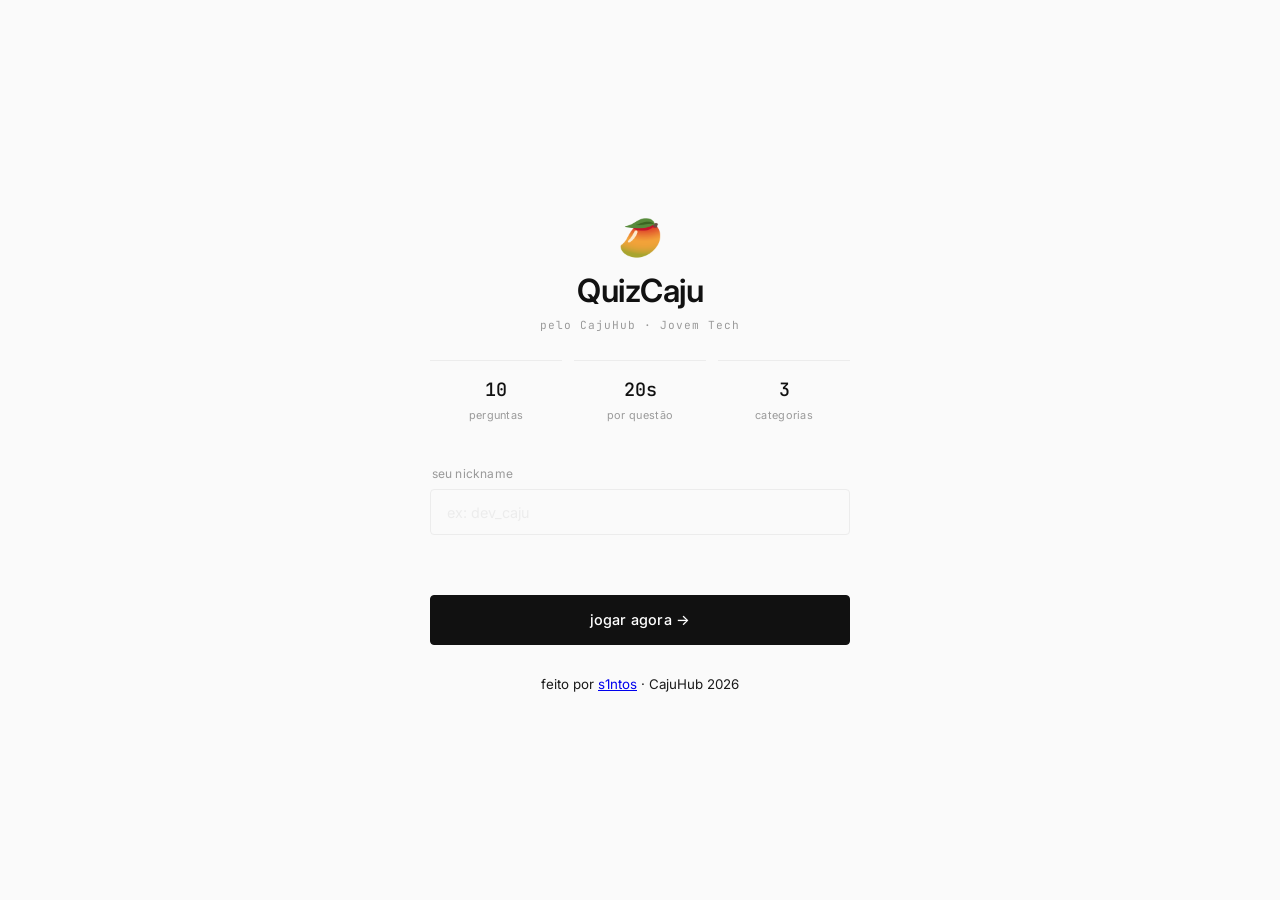
<file: index.html>
<!DOCTYPE html>
<html lang="pt-BR">

<head>
  <meta charset="UTF-8" />
  <meta name="viewport" content="width=device-width, initial-scale=1.0" />
  <meta name="description" content="QuizCaju — um quiz rápido de tecnologia feito pelo CajuHub para jovens devs testarem conhecimentos em HTML, CSS e JavaScript." />
  <meta name="author" content="s1ntos" />
  <meta name="theme-color" content="#fafafa" />
  <title>QuizCaju — quiz de tecnologia pelo CajuHub</title>

  <link rel="icon" type="image/svg+xml" href="data:image/svg+xml,<svg xmlns=%22http://www.w3.org/2000/svg%22 viewBox=%220 0 100 100%22><text y=%22.9em%22 font-size=%2290%22>🥭</text></svg>" />
  <link rel="stylesheet" href="S1_style.css" />
</head>

<body>

  <!-- ================================
       TELA 1: HOME
  ================================= -->
  <section id="tela-home" class="tela ativa">

    <div class="home-logo">
      <span class="logo-icone">🥭</span>
      <h1 class="logo-texto">QuizCaju</h1>
      <p class="logo-sub">pelo CajuHub · Jovem Tech</p>
    </div>

    <div class="home-info">
      <div class="info-card">
        <span class="info-num" id="total-perguntas">--</span>
        <span class="info-label">perguntas</span>
      </div>
      <div class="info-card">
        <span class="info-num">20s</span>
        <span class="info-label">por questão</span>
      </div>
      <div class="info-card">
        <span class="info-num" id="total-categorias">--</span>
        <span class="info-label">categorias</span>
      </div>
    </div>

    <div class="campo-nickname">
      <label for="input-nickname">seu nickname</label>
      <input type="text" id="input-nickname" placeholder="ex: dev_caju" maxlength="20" autocomplete="off" />
      <span class="campo-erro" id="erro-nickname"></span>
      <p id="loading-msg" class="loading-msg"></p>
    </div>

    <button class="btn btn-primario" id="btn-iniciar" aria-label="iniciar o quiz">
      jogar agora →
    </button>

    <footer class="home-footer">
      <small>feito por <a href="https://github.com/s1ntos" target="_blank" rel="noopener">s1ntos</a> · CajuHub 2026</small>
    </footer>

  </section>


  <!-- ================================
       TELA 2: QUESTÃO
  ================================= -->
  <section id="tela-questao" class="tela">

    <header class="questao-header">
      <div class="progresso-info">
        <span id="questao-atual">1</span>
        <span class="progresso-sep">/</span>
        <span id="questao-total">10</span>
      </div>

      <div class="barra-progresso">
        <div class="barra-fill" id="barra-fill"></div>
      </div>

      <div class="timer-wrap" role="timer" aria-label="tempo restante">
        <svg class="timer-svg" viewBox="0 0 40 40">
          <circle class="timer-trilha" cx="20" cy="20" r="17" />
          <circle class="timer-arco" cx="20" cy="20" r="17" id="timer-arco" />
        </svg>
        <span class="timer-num" id="timer-num">20</span>
      </div>
    </header>

    <div class="categoria-tag" id="categoria-tag">HTML</div>

    <div class="questao-card">
      <p class="questao-texto" id="questao-texto">
        Carregando pergunta...
      </p>
    </div>

    <div class="opcoes-grid" id="opcoes-grid">
      <!-- opções injetadas pelo app.js -->
    </div>

  </section>


  <!-- ================================
       TELA 3: FEEDBACK
  ================================= -->
  <section id="tela-feedback" class="tela">

    <div class="feedback-icone" id="feedback-icone">⏳</div>

    <h2 class="feedback-titulo" id="feedback-titulo">Resultado</h2>

    <p class="feedback-explicacao" id="feedback-explicacao">
      A explicação vai aparecer aqui.
    </p>

    <div class="feedback-pontos">
      <span class="pontos-num" id="feedback-pontos">+0</span>
      <span class="pontos-label">pontos</span>
    </div>

    <div class="feedback-placar">
      <span class="placar-label">placar total</span>
      <span class="placar-num" id="placar-parcial">0</span>
    </div>

    <button class="btn btn-primario" id="btn-proxima" aria-label="avançar para a próxima pergunta">
      próxima →
    </button>

  </section>


  <!-- ================================
       TELA 4: RESULTADO FINAL
  ================================= -->
  <section id="tela-resultado" class="tela">

    <div class="resultado-topo">
      <div class="resultado-medalha" id="resultado-medalha">🏅</div>
      
      <h2 class="resultado-nome" id="resultado-nome">jogador</h2>
    </div>

    <div class="resultado-score">
      <span class="score-num" id="score-final">0</span>
      <span class="score-label">pontos</span>
    </div>

    <div class="resultado-stats">
      <div class="stat">
        <span class="stat-val" id="stat-acertos">0</span>
        <span class="stat-label">acertos</span>
      </div>
      <div class="stat">
        <span class="stat-val" id="stat-erros">0</span>
        <span class="stat-label">erros</span>
      </div>
      <div class="stat">
        <span class="stat-val" id="stat-porcento">0%</span>
        <span class="stat-label">aproveitamento</span>
      </div>
    </div>

    <p class="resultado-mensagem" id="resultado-mensagem">
      Você completou o quiz!
    </p>

    <button class="btn btn-primario" id="btn-jogar-novamente" aria-label="reiniciar e jogar novamente">
      jogar novamente
    </button>

  </section>

  <script src="S1_questions.js"></script>
  <script src="S1_app.skeleton.js"></script>

</body>

</html>
</file>
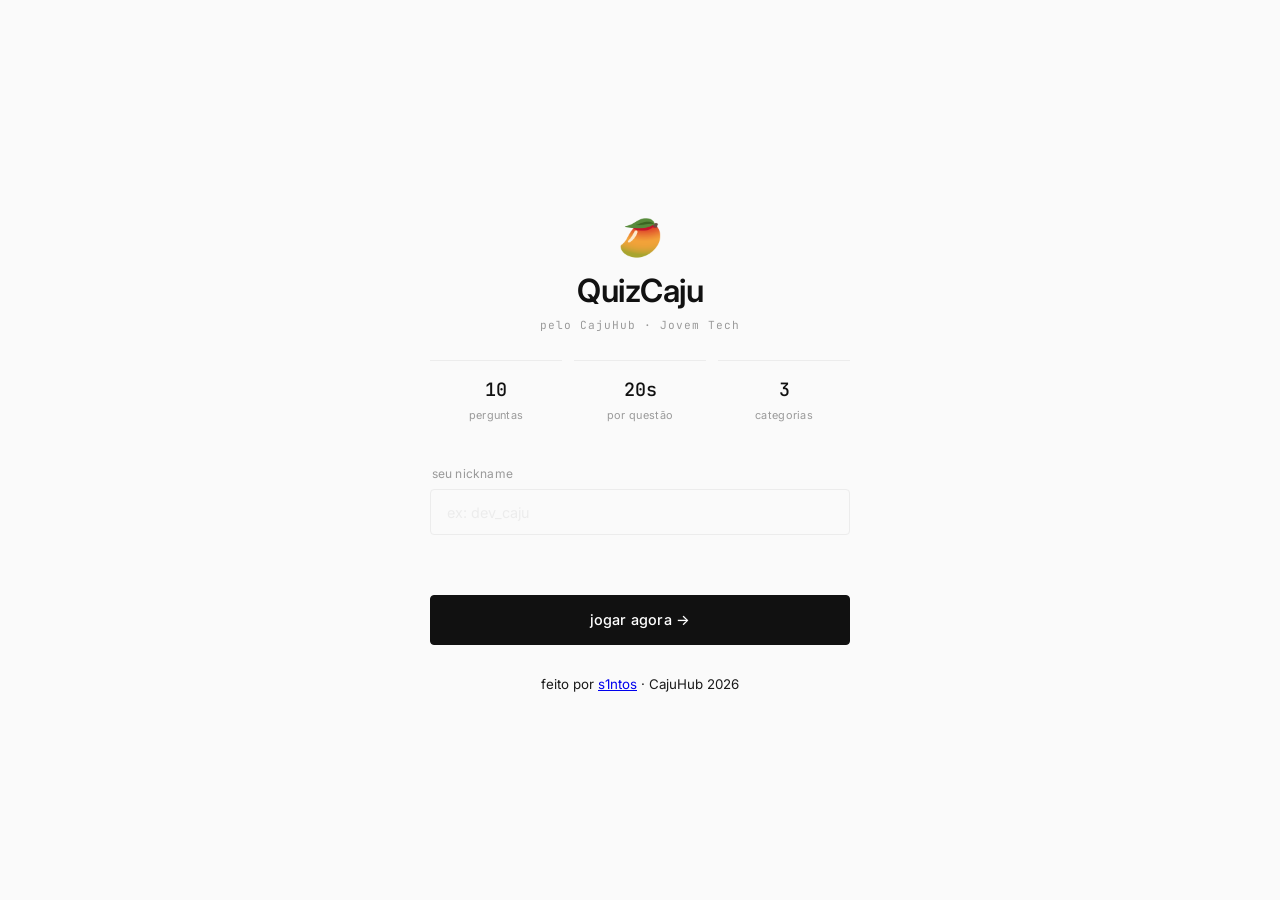
<file: quiz-caju/index.html>
<!DOCTYPE html>
<html lang="pt-BR">

<head>
  <meta charset="UTF-8" />
  <meta name="viewport" content="width=device-width, initial-scale=1.0" />
  <meta name="description" content="QuizCaju — um quiz rápido de tecnologia feito pelo CajuHub para jovens devs testarem conhecimentos em HTML, CSS e JavaScript." />
  <meta name="author" content="s1ntos" />
  <meta name="theme-color" content="#fafafa" />
  <title>QuizCaju — quiz de tecnologia pelo CajuHub</title>

  <link rel="icon" type="image/svg+xml" href="data:image/svg+xml,<svg xmlns=%22http://www.w3.org/2000/svg%22 viewBox=%220 0 100 100%22><text y=%22.9em%22 font-size=%2290%22>🥭</text></svg>" />
  <link rel="stylesheet" href="S1_style.css" />
</head>

<body>

  <!-- ================================
       TELA 1: HOME
  ================================= -->
  <section id="tela-home" class="tela ativa">

    <div class="home-logo">
      <span class="logo-icone">🥭</span>
      <h1 class="logo-texto">QuizCaju</h1>
      <p class="logo-sub">pelo CajuHub · Jovem Tech</p>
    </div>

    <div class="home-info">
      <div class="info-card">
        <span class="info-num" id="total-perguntas">--</span>
        <span class="info-label">perguntas</span>
      </div>
      <div class="info-card">
        <span class="info-num">20s</span>
        <span class="info-label">por questão</span>
      </div>
      <div class="info-card">
        <span class="info-num" id="total-categorias">--</span>
        <span class="info-label">categorias</span>
      </div>
    </div>

    <div class="campo-nickname">
      <label for="input-nickname">seu nickname</label>
      <input type="text" id="input-nickname" placeholder="ex: dev_caju" maxlength="20" autocomplete="off" />
      <span class="campo-erro" id="erro-nickname"></span>
      <p id="loading-msg" class="loading-msg"></p>
    </div>

    <button class="btn btn-primario" id="btn-iniciar" aria-label="iniciar o quiz">
      jogar agora →
    </button>

    <footer class="home-footer">
      <small>feito por <a href="https://github.com/s1ntos" target="_blank" rel="noopener">s1ntos</a> · CajuHub 2026</small>
    </footer>

  </section>


  <!-- ================================
       TELA 2: QUESTÃO
  ================================= -->
  <section id="tela-questao" class="tela">

    <header class="questao-header">
      <div class="progresso-info">
        <span id="questao-atual">1</span>
        <span class="progresso-sep">/</span>
        <span id="questao-total">10</span>
      </div>

      <div class="barra-progresso">
        <div class="barra-fill" id="barra-fill"></div>
      </div>

      <div class="timer-wrap" role="timer" aria-label="tempo restante">
        <svg class="timer-svg" viewBox="0 0 40 40">
          <circle class="timer-trilha" cx="20" cy="20" r="17" />
          <circle class="timer-arco" cx="20" cy="20" r="17" id="timer-arco" />
        </svg>
        <span class="timer-num" id="timer-num">20</span>
      </div>
    </header>

    <div class="categoria-tag" id="categoria-tag">HTML</div>

    <div class="questao-card">
      <p class="questao-texto" id="questao-texto">
        Carregando pergunta...
      </p>
    </div>

    <div class="opcoes-grid" id="opcoes-grid">
      <!-- opções injetadas pelo app.js -->
    </div>

  </section>


  <!-- ================================
       TELA 3: FEEDBACK
  ================================= -->
  <section id="tela-feedback" class="tela">

    <div class="feedback-icone" id="feedback-icone">⏳</div>

    <h2 class="feedback-titulo" id="feedback-titulo">Resultado</h2>

    <p class="feedback-explicacao" id="feedback-explicacao">
      A explicação vai aparecer aqui.
    </p>

    <div class="feedback-pontos">
      <span class="pontos-num" id="feedback-pontos">+0</span>
      <span class="pontos-label">pontos</span>
    </div>

    <div class="feedback-placar">
      <span class="placar-label">placar total</span>
      <span class="placar-num" id="placar-parcial">0</span>
    </div>

    <button class="btn btn-primario" id="btn-proxima" aria-label="avançar para a próxima pergunta">
      próxima →
    </button>

  </section>


  <!-- ================================
       TELA 4: RESULTADO FINAL
  ================================= -->
  <section id="tela-resultado" class="tela">

    <div class="resultado-topo">
      <div class="resultado-medalha" id="resultado-medalha">🏅</div>
      
      <h2 class="resultado-nome" id="resultado-nome">jogador</h2>
    </div>

    <div class="resultado-score">
      <span class="score-num" id="score-final">0</span>
      <span class="score-label">pontos</span>
    </div>

    <div class="resultado-stats">
      <div class="stat">
        <span class="stat-val" id="stat-acertos">0</span>
        <span class="stat-label">acertos</span>
      </div>
      <div class="stat">
        <span class="stat-val" id="stat-erros">0</span>
        <span class="stat-label">erros</span>
      </div>
      <div class="stat">
        <span class="stat-val" id="stat-porcento">0%</span>
        <span class="stat-label">aproveitamento</span>
      </div>
    </div>

    <p class="resultado-mensagem" id="resultado-mensagem">
      Você completou o quiz!
    </p>

    <button class="btn btn-primario" id="btn-jogar-novamente" aria-label="reiniciar e jogar novamente">
      jogar novamente
    </button>

  </section>

  <script src="S1_questions.js"></script>
  <script src="S1_app.skeleton.js"></script>

</body>

</html>
</file>
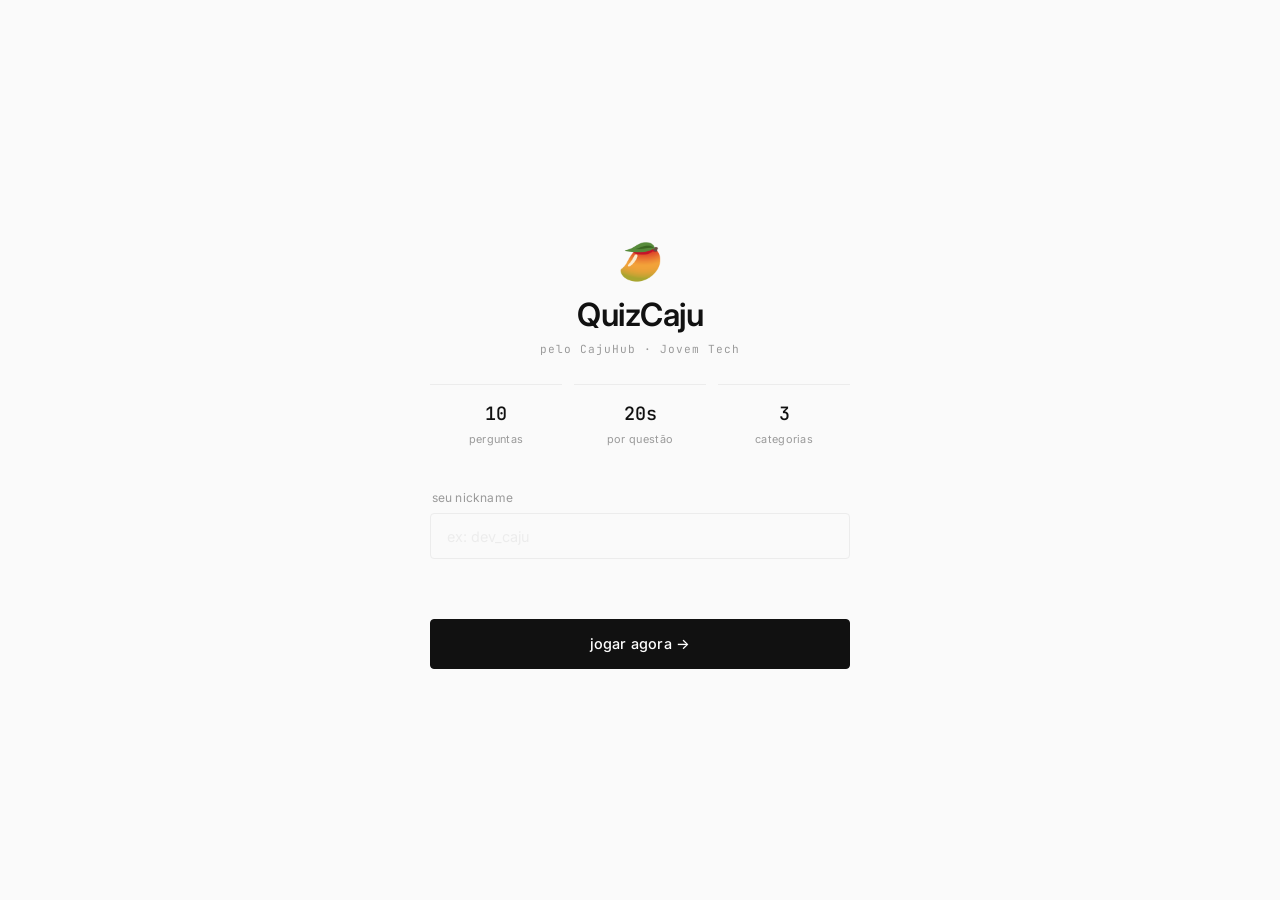
<file: quiz-caju/S1_index.html>
<!DOCTYPE html>
<html lang="pt-BR">

<head>
  <meta charset="UTF-8" />
  <meta name="viewport" content="width=device-width, initial-scale=1.0" />
  <title>QuizCaju</title>

  <link rel="stylesheet" href="S1_style.css" />
</head>

<body>

  <!-- ================================
       TELA 1: HOME
  ================================= -->
  <section id="tela-home" class="tela ativa">

    <div class="home-logo">
      <span class="logo-icone">🥭</span>
      <h1 class="logo-texto">QuizCaju</h1>
      <p class="logo-sub">pelo CajuHub · Jovem Tech</p>
    </div>

    <div class="home-info">
      <div class="info-card">
        <span class="info-num" id="total-perguntas">--</span>
        <span class="info-label">perguntas</span>
      </div>
      <div class="info-card">
        <span class="info-num">20s</span>
        <span class="info-label">por questão</span>
      </div>
      <div class="info-card">
        <span class="info-num" id="total-categorias">--</span>
        <span class="info-label">categorias</span>
      </div>
    </div>

    <div class="campo-nickname">
      <label for="input-nickname">seu nickname</label>
      <input type="text" id="input-nickname" placeholder="ex: dev_caju" maxlength="20" autocomplete="off" />
      <span class="campo-erro" id="erro-nickname"></span>
      <p id="loading-msg" class="loading-msg"></p>
    </div>

    <button class="btn btn-primario" id="btn-iniciar">
      jogar agora →
    </button>

  </section>


  <!-- ================================
       TELA 2: QUESTÃO
  ================================= -->
  <section id="tela-questao" class="tela">

    <header class="questao-header">
      <div class="progresso-info">
        <span id="questao-atual">1</span>
        <span class="progresso-sep">/</span>
        <span id="questao-total">10</span>
      </div>

      <div class="barra-progresso">
        <div class="barra-fill" id="barra-fill"></div>
      </div>

      <div class="timer-wrap">
        <svg class="timer-svg" viewBox="0 0 40 40">
          <circle class="timer-trilha" cx="20" cy="20" r="17" />
          <circle class="timer-arco" cx="20" cy="20" r="17" id="timer-arco" />
        </svg>
        <span class="timer-num" id="timer-num">20</span>
      </div>
    </header>

    <div class="categoria-tag" id="categoria-tag">HTML</div>

    <div class="questao-card">
      <p class="questao-texto" id="questao-texto">
        Carregando pergunta...
      </p>
    </div>

    <div class="opcoes-grid" id="opcoes-grid">
      <!-- opções injetadas pelo app.js -->
    </div>

  </section>


  <!-- ================================
       TELA 3: FEEDBACK
  ================================= -->
  <section id="tela-feedback" class="tela">

    <div class="feedback-icone" id="feedback-icone">⏳</div>

    <h2 class="feedback-titulo" id="feedback-titulo">Resultado</h2>

    <p class="feedback-explicacao" id="feedback-explicacao">
      A explicação vai aparecer aqui.
    </p>

    <div class="feedback-pontos">
      <span class="pontos-num" id="feedback-pontos">+0</span>
      <span class="pontos-label">pontos</span>
    </div>

    <div class="feedback-placar">
      <span class="placar-label">placar total</span>
      <span class="placar-num" id="placar-parcial">0</span>
    </div>

    <button class="btn btn-primario" id="btn-proxima">
      próxima →
    </button>

  </section>


  <!-- ================================
       TELA 4: RESULTADO FINAL
  ================================= -->
  <section id="tela-resultado" class="tela">

    <div class="resultado-topo">
      <div class="resultado-medalha" id="resultado-medalha">🏅</div>
      
      <h2 class="resultado-nome" id="resultado-nome">jogador</h2>
    </div>

    <div class="resultado-score">
      <span class="score-num" id="score-final">0</span>
      <span class="score-label">pontos</span>
    </div>

    <div class="resultado-stats">
      <div class="stat">
        <span class="stat-val" id="stat-acertos">0</span>
        <span class="stat-label">acertos</span>
      </div>
      <div class="stat">
        <span class="stat-val" id="stat-erros">0</span>
        <span class="stat-label">erros</span>
      </div>
      <div class="stat">
        <span class="stat-val" id="stat-porcento">0%</span>
        <span class="stat-label">aproveitamento</span>
      </div>
    </div>

    <p class="resultado-mensagem" id="resultado-mensagem">
      Você completou o quiz!
    </p>

    <button class="btn btn-primario" id="btn-jogar-novamente">
      jogar novamente
    </button>

  </section>

  <script src="S1_questions.js"></script>
  <script src="S1_app.skeleton.js"></script>

</body>

</html>
</file>
<file: S1_style.css>
/* =============================================
   QuizCaju — style.css
   Base de layout. Visual intencional cru.
   Sua missão: dar identidade a este app.
   ============================================= */

/* ── FONTES ──────────────────────────────────── */
@import url('https://fonts.googleapis.com/css2?family=Inter:wght@300;400;500;600;700&family=JetBrains+Mono:wght@400;500&display=swap');

/* ── VARIÁVEIS ───────────────────────────────── */
:root {
  --cor-fundo:      #fafafa;
  --cor-superficie: #ffffff;
  --cor-borda:      #ececec;
  --cor-primaria:   #111111;
  --cor-destaque:   #555555;
  --cor-texto:      #1a1a1a;
  --cor-texto-2:    #9a9a9a;
  --cor-acerto:     #16794d;
  --cor-erro:       #b42318;

  --fonte-corpo: 'Inter', sans-serif;
  --fonte-mono:  'JetBrains Mono', monospace;

  --raio:    4px;
  --raio-sm:  3px;
}

/* ── RESET ───────────────────────────────────── */
*, *::before, *::after {
  box-sizing: border-box;
  margin: 0;
  padding: 0;
}

html { height: 100%; }

/* ── BODY ────────────────────────────────────── */
body {
  font-family: var(--fonte-corpo);
  background-color: var(--cor-fundo);
  color: var(--cor-texto);
  min-height: 100vh;
  display: flex;
  align-items: center;
  justify-content: center;
  padding: 2rem 1rem;
  font-weight: 400;
  -webkit-font-smoothing: antialiased;
}

/* ── TELAS ───────────────────────────────────── */
/* Cada seção é uma "tela". Só a tela com a classe .ativa aparece. */
.tela {
  display: none;
  flex-direction: column;
  align-items: center;
  gap: 1.75rem;
  width: 100%;
  max-width: 420px;
}

.tela.ativa {
  display: flex;
}

/* ── BOTÃO ───────────────────────────────────── */
.btn {
  width: 100%;
  padding: 0.95rem 1.5rem;
  border: 1px solid var(--cor-primaria);
  border-radius: var(--raio);
  background-color: var(--cor-primaria);
  color: #fff;
  font-family: var(--fonte-corpo);
  font-size: 0.9rem;
  font-weight: 500;
  letter-spacing: 0.2px;
  cursor: pointer;
  transition: opacity 0.2s ease, transform 0.1s ease;
}

.btn:hover {
  opacity: 0.82;
}

.btn:active {
  transform: scale(0.99);
}

/* ══ TELA HOME ══════════════════════════════════ */
.home-logo {
  text-align: center;
  padding-top: 0.5rem;
}

.logo-icone {
  font-size: 2.25rem;
  display: block;
  margin-bottom: 0.75rem;
  filter: grayscale(0.15);
}

.logo-texto {
  font-size: 2rem;
  font-weight: 600;
  color: var(--cor-primaria);
  letter-spacing: -0.5px;
}

.logo-sub {
  font-family: var(--fonte-mono);
  font-size: 0.7rem;
  color: var(--cor-texto-2);
  letter-spacing: 1px;
  margin-top: 0.5rem;
  font-weight: 400;
}

/* cards de info (perguntas / tempo / categorias) */
.home-info {
  display: flex;
  gap: 0.75rem;
  width: 100%;
}

.info-card {
  flex: 1;
  padding: 1rem 0.5rem;
  background: transparent;
  border-top: 1px solid var(--cor-borda);
  display: flex;
  flex-direction: column;
  align-items: center;
  gap: 0.35rem;
}

.info-num {
  font-family: var(--fonte-mono);
  font-size: 1.15rem;
  font-weight: 500;
  color: var(--cor-primaria);
}

.info-label {
  font-size: 0.68rem;
  color: var(--cor-texto-2);
  letter-spacing: 0.3px;
}

/* campo nickname */
.campo-nickname {
  display: flex;
  flex-direction: column;
  gap: 0.5rem;
  width: 100%;
}

.campo-nickname label {
  font-size: 0.75rem;
  color: var(--cor-texto-2);
  letter-spacing: 0.2px;
  padding-left: 0.1rem;
  font-weight: 400;
}

.campo-nickname input {
  width: 100%;
  padding: 0.85rem 1rem;
  background: transparent;
  border: 1px solid var(--cor-borda);
  border-radius: var(--raio);
  color: var(--cor-texto);
  font-family: var(--fonte-corpo);
  font-size: 0.9rem;
  outline: none;
  transition: border-color 0.2s;
}

.campo-nickname input:focus {
  border-color: var(--cor-primaria);
}

.campo-nickname input::placeholder {
  color: var(--cor-borda);
}

.campo-erro {
  font-size: 0.78rem;
  color: var(--cor-erro);
  min-height: 1rem;
  padding-left: 0.2rem;
}


/* ══ TELA QUESTÃO ════════════════════════════════ */
.questao-header {
  display: flex;
  align-items: center;
  width: 100%;
  gap: 0.75rem;
}

.progresso-info {
  font-family: var(--fonte-mono);
  font-size: 0.75rem;
  color: var(--cor-texto-2);
  white-space: nowrap;
}

.progresso-sep {
  margin: 0 1px;
}

/* barra de progresso */
.barra-progresso {
  flex: 1;
  height: 6px;
  background: var(--cor-borda);
  border-radius: 999px;
  overflow: hidden;
}

.barra-fill {
  height: 100%;
  width: 10%;
  background: var(--cor-primaria);
  border-radius: 999px;
  transition: width 0.5s ease;
}

/* timer circular */
.timer-wrap {
  position: relative;
  width: 44px;
  height: 44px;
  flex-shrink: 0;
}

.timer-svg {
  width: 44px;
  height: 44px;
  transform: rotate(-90deg);
}

.timer-trilha {
  fill: none;
  stroke: var(--cor-borda);
  stroke-width: 3;
}

.timer-arco {
  fill: none;
  stroke: var(--cor-primaria);
  stroke-width: 3;
  stroke-linecap: round;
  stroke-dasharray: 107;
  stroke-dashoffset: 0;
  transition: stroke-dashoffset 1s linear;
}

.timer-num {
  position: absolute;
  inset: 0;
  display: flex;
  align-items: center;
  justify-content: center;
  font-family: var(--fonte-mono);
  font-size: 0.75rem;
  font-weight: 700;
  color: var(--cor-texto);
}

/* tag de categoria */
.categoria-tag {
  align-self: flex-start;
  font-family: var(--fonte-mono);
  font-size: 0.65rem;
  font-weight: 400;
  letter-spacing: 0.5px;
  padding: 0.15rem 0;
  background: transparent;
  color: var(--cor-texto-2);
  border: none;
}

.categoria-tag::before {
  content: "# ";
  opacity: 0.5;
}

/* card da questão */
.questao-card {
  width: 100%;
  padding: 0.25rem 0 0.5rem;
  background: transparent;
  border: none;
}

.questao-texto {
  font-size: 1.1rem;
  font-weight: 500;
  line-height: 1.6;
  letter-spacing: -0.2px;
}

/* opções */
.opcoes-grid {
  display: flex;
  flex-direction: column;
  gap: 0.6rem;
  width: 100%;
}

.opcao-btn {
  width: 100%;
  display: flex;
  align-items: center;
  gap: 0.85rem;
  padding: 0.9rem 1rem;
  background: transparent;
  border: 1px solid var(--cor-borda);
  border-radius: var(--raio-sm);
  cursor: pointer;
  text-align: left;
  color: var(--cor-texto);
  font-family: var(--fonte-corpo);
  font-size: 0.9rem;
  font-weight: 400;
  line-height: 1.4;
  transition: border-color 0.15s, background 0.15s;
}

.opcao-btn:hover:not(:disabled) {
  border-color: var(--cor-primaria);
  background: var(--cor-superficie);
}

.opcao-btn:disabled {
  cursor: not-allowed;
}

.opcao-letra {
  width: 24px;
  height: 24px;
  border-radius: 2px;
  display: flex;
  align-items: center;
  justify-content: center;
  font-family: var(--fonte-mono);
  font-size: 0.7rem;
  font-weight: 400;
  flex-shrink: 0;
  background: transparent;
  border: 1px solid var(--cor-borda);
  color: var(--cor-texto-2);
}

.opcao-texto {
  flex: 1;
  word-break: break-word;
}

/* feedback visual das opções */
.opcao-btn.correta {
  border-color: var(--cor-acerto) !important;
  background: transparent !important;
  color: var(--cor-acerto);
}

.opcao-btn.errada {
  border-color: var(--cor-erro) !important;
  background: transparent !important;
  color: var(--cor-erro);
}


/* ══ TELA FEEDBACK ══════════════════════════════ */
.feedback-icone {
  font-size: 2.5rem;
  line-height: 1;
  opacity: 0.85;
}

.feedback-titulo {
  font-size: 1.5rem;
  font-weight: 500;
  letter-spacing: -0.3px;
  text-align: center;
}

.feedback-titulo.acerto { color: var(--cor-acerto); }
.feedback-titulo.erro   { color: var(--cor-erro); }

.feedback-explicacao {
  font-size: 0.875rem;
  color: var(--cor-texto-2);
  text-align: center;
  line-height: 1.65;
  max-width: 380px;
}

.feedback-pontos {
  display: flex;
  align-items: baseline;
  gap: 0.5rem;
}

.pontos-num {
  font-family: var(--fonte-mono);
  font-size: 1.75rem;
  font-weight: 400;
  color: var(--cor-primaria);
}

.pontos-label {
  font-size: 0.8rem;
  color: var(--cor-texto-2);
  font-weight: 600;
}

.feedback-placar {
  width: 100%;
  padding: 0.9rem 0;
  background: transparent;
  border-top: 1px solid var(--cor-borda);
  border-bottom: 1px solid var(--cor-borda);
  display: flex;
  align-items: center;
  justify-content: space-between;
}

.placar-label {
  font-family: var(--fonte-mono);
  font-size: 0.62rem;
  color: var(--cor-texto-2);
  text-transform: uppercase;
  letter-spacing: 1.5px;
}

.placar-num {
  font-family: var(--fonte-mono);
  font-size: 1.1rem;
  font-weight: 700;
  color: var(--cor-texto);
}


/* ══ TELA RESULTADO ═════════════════════════════ */
.resultado-topo {
  display: flex;
  flex-direction: column;
  align-items: center;
  gap: 0.5rem;
}

.resultado-medalha {
  font-size: 3rem;
  line-height: 1;
  opacity: 0.9;
}

.resultado-nome {
  font-family: var(--fonte-mono);
  font-size: 0.9rem;
  color: var(--cor-texto-2);
  font-weight: 700;
}

.resultado-score {
  display: flex;
  flex-direction: column;
  align-items: center;
  gap: 0.1rem;
}

.score-num {
  font-family: var(--fonte-mono);
  font-size: 3.25rem;
  font-weight: 400;
  line-height: 1;
  color: var(--cor-primaria);
  letter-spacing: -2px;
}

.score-label {
  font-family: var(--fonte-mono);
  font-size: 0.62rem;
  color: var(--cor-texto-2);
  text-transform: uppercase;
  letter-spacing: 2px;
}

.resultado-stats {
  display: flex;
  gap: 0.65rem;
  width: 100%;
}

.stat {
  flex: 1;
  padding: 0.9rem 0.5rem;
  background: transparent;
  border-top: 1px solid var(--cor-borda);
  display: flex;
  flex-direction: column;
  align-items: center;
  gap: 0.35rem;
}

.stat-val {
  font-family: var(--fonte-mono);
  font-size: 1.15rem;
  font-weight: 500;
  color: var(--cor-texto);
}

.stat-label {
  font-size: 0.6rem;
  color: var(--cor-texto-2);
  text-transform: uppercase;
  letter-spacing: 1px;
}

.resultado-mensagem {
  font-size: 0.9rem;
  color: var(--cor-texto-2);
  text-align: center;
  line-height: 1.6;
  font-style: italic;
}

/* ── RESPONSIVO ──────────────────────────────── */
@media (max-width: 380px) {
  .logo-texto  { font-size: 2.2rem; }
  .score-num   { font-size: 3.5rem; }
}
</file>
<file: quiz-caju/S1_style.css>
/* =============================================
   QuizCaju — style.css
   Base de layout. Visual intencional cru.
   Sua missão: dar identidade a este app.
   ============================================= */

/* ── FONTES ──────────────────────────────────── */
@import url('https://fonts.googleapis.com/css2?family=Inter:wght@300;400;500;600;700&family=JetBrains+Mono:wght@400;500&display=swap');

/* ── VARIÁVEIS ───────────────────────────────── */
:root {
  --cor-fundo:      #fafafa;
  --cor-superficie: #ffffff;
  --cor-borda:      #ececec;
  --cor-primaria:   #111111;
  --cor-destaque:   #555555;
  --cor-texto:      #1a1a1a;
  --cor-texto-2:    #9a9a9a;
  --cor-acerto:     #16794d;
  --cor-erro:       #b42318;

  --fonte-corpo: 'Inter', sans-serif;
  --fonte-mono:  'JetBrains Mono', monospace;

  --raio:    4px;
  --raio-sm:  3px;
}

/* ── RESET ───────────────────────────────────── */
*, *::before, *::after {
  box-sizing: border-box;
  margin: 0;
  padding: 0;
}

html { height: 100%; }

/* ── BODY ────────────────────────────────────── */
body {
  font-family: var(--fonte-corpo);
  background-color: var(--cor-fundo);
  color: var(--cor-texto);
  min-height: 100vh;
  display: flex;
  align-items: center;
  justify-content: center;
  padding: 2rem 1rem;
  font-weight: 400;
  -webkit-font-smoothing: antialiased;
}

/* ── TELAS ───────────────────────────────────── */
/* Cada seção é uma "tela". Só a tela com a classe .ativa aparece. */
.tela {
  display: none;
  flex-direction: column;
  align-items: center;
  gap: 1.75rem;
  width: 100%;
  max-width: 420px;
}

.tela.ativa {
  display: flex;
}

/* ── BOTÃO ───────────────────────────────────── */
.btn {
  width: 100%;
  padding: 0.95rem 1.5rem;
  border: 1px solid var(--cor-primaria);
  border-radius: var(--raio);
  background-color: var(--cor-primaria);
  color: #fff;
  font-family: var(--fonte-corpo);
  font-size: 0.9rem;
  font-weight: 500;
  letter-spacing: 0.2px;
  cursor: pointer;
  transition: opacity 0.2s ease, transform 0.1s ease;
}

.btn:hover {
  opacity: 0.82;
}

.btn:active {
  transform: scale(0.99);
}

/* ══ TELA HOME ══════════════════════════════════ */
.home-logo {
  text-align: center;
  padding-top: 0.5rem;
}

.logo-icone {
  font-size: 2.25rem;
  display: block;
  margin-bottom: 0.75rem;
  filter: grayscale(0.15);
}

.logo-texto {
  font-size: 2rem;
  font-weight: 600;
  color: var(--cor-primaria);
  letter-spacing: -0.5px;
}

.logo-sub {
  font-family: var(--fonte-mono);
  font-size: 0.7rem;
  color: var(--cor-texto-2);
  letter-spacing: 1px;
  margin-top: 0.5rem;
  font-weight: 400;
}

/* cards de info (perguntas / tempo / categorias) */
.home-info {
  display: flex;
  gap: 0.75rem;
  width: 100%;
}

.info-card {
  flex: 1;
  padding: 1rem 0.5rem;
  background: transparent;
  border-top: 1px solid var(--cor-borda);
  display: flex;
  flex-direction: column;
  align-items: center;
  gap: 0.35rem;
}

.info-num {
  font-family: var(--fonte-mono);
  font-size: 1.15rem;
  font-weight: 500;
  color: var(--cor-primaria);
}

.info-label {
  font-size: 0.68rem;
  color: var(--cor-texto-2);
  letter-spacing: 0.3px;
}

/* campo nickname */
.campo-nickname {
  display: flex;
  flex-direction: column;
  gap: 0.5rem;
  width: 100%;
}

.campo-nickname label {
  font-size: 0.75rem;
  color: var(--cor-texto-2);
  letter-spacing: 0.2px;
  padding-left: 0.1rem;
  font-weight: 400;
}

.campo-nickname input {
  width: 100%;
  padding: 0.85rem 1rem;
  background: transparent;
  border: 1px solid var(--cor-borda);
  border-radius: var(--raio);
  color: var(--cor-texto);
  font-family: var(--fonte-corpo);
  font-size: 0.9rem;
  outline: none;
  transition: border-color 0.2s;
}

.campo-nickname input:focus {
  border-color: var(--cor-primaria);
}

.campo-nickname input::placeholder {
  color: var(--cor-borda);
}

.campo-erro {
  font-size: 0.78rem;
  color: var(--cor-erro);
  min-height: 1rem;
  padding-left: 0.2rem;
}


/* ══ TELA QUESTÃO ════════════════════════════════ */
.questao-header {
  display: flex;
  align-items: center;
  width: 100%;
  gap: 0.75rem;
}

.progresso-info {
  font-family: var(--fonte-mono);
  font-size: 0.75rem;
  color: var(--cor-texto-2);
  white-space: nowrap;
}

.progresso-sep {
  margin: 0 1px;
}

/* barra de progresso */
.barra-progresso {
  flex: 1;
  height: 6px;
  background: var(--cor-borda);
  border-radius: 999px;
  overflow: hidden;
}

.barra-fill {
  height: 100%;
  width: 10%;
  background: var(--cor-primaria);
  border-radius: 999px;
  transition: width 0.5s ease;
}

/* timer circular */
.timer-wrap {
  position: relative;
  width: 44px;
  height: 44px;
  flex-shrink: 0;
}

.timer-svg {
  width: 44px;
  height: 44px;
  transform: rotate(-90deg);
}

.timer-trilha {
  fill: none;
  stroke: var(--cor-borda);
  stroke-width: 3;
}

.timer-arco {
  fill: none;
  stroke: var(--cor-primaria);
  stroke-width: 3;
  stroke-linecap: round;
  stroke-dasharray: 107;
  stroke-dashoffset: 0;
  transition: stroke-dashoffset 1s linear;
}

.timer-num {
  position: absolute;
  inset: 0;
  display: flex;
  align-items: center;
  justify-content: center;
  font-family: var(--fonte-mono);
  font-size: 0.75rem;
  font-weight: 700;
  color: var(--cor-texto);
}

/* tag de categoria */
.categoria-tag {
  align-self: flex-start;
  font-family: var(--fonte-mono);
  font-size: 0.65rem;
  font-weight: 400;
  letter-spacing: 0.5px;
  padding: 0.15rem 0;
  background: transparent;
  color: var(--cor-texto-2);
  border: none;
}

.categoria-tag::before {
  content: "# ";
  opacity: 0.5;
}

/* card da questão */
.questao-card {
  width: 100%;
  padding: 0.25rem 0 0.5rem;
  background: transparent;
  border: none;
}

.questao-texto {
  font-size: 1.1rem;
  font-weight: 500;
  line-height: 1.6;
  letter-spacing: -0.2px;
}

/* opções */
.opcoes-grid {
  display: flex;
  flex-direction: column;
  gap: 0.6rem;
  width: 100%;
}

.opcao-btn {
  width: 100%;
  display: flex;
  align-items: center;
  gap: 0.85rem;
  padding: 0.9rem 1rem;
  background: transparent;
  border: 1px solid var(--cor-borda);
  border-radius: var(--raio-sm);
  cursor: pointer;
  text-align: left;
  color: var(--cor-texto);
  font-family: var(--fonte-corpo);
  font-size: 0.9rem;
  font-weight: 400;
  line-height: 1.4;
  transition: border-color 0.15s, background 0.15s;
}

.opcao-btn:hover:not(:disabled) {
  border-color: var(--cor-primaria);
  background: var(--cor-superficie);
}

.opcao-btn:disabled {
  cursor: not-allowed;
}

.opcao-letra {
  width: 24px;
  height: 24px;
  border-radius: 2px;
  display: flex;
  align-items: center;
  justify-content: center;
  font-family: var(--fonte-mono);
  font-size: 0.7rem;
  font-weight: 400;
  flex-shrink: 0;
  background: transparent;
  border: 1px solid var(--cor-borda);
  color: var(--cor-texto-2);
}

.opcao-texto {
  flex: 1;
  word-break: break-word;
}

/* feedback visual das opções */
.opcao-btn.correta {
  border-color: var(--cor-acerto) !important;
  background: transparent !important;
  color: var(--cor-acerto);
}

.opcao-btn.errada {
  border-color: var(--cor-erro) !important;
  background: transparent !important;
  color: var(--cor-erro);
}


/* ══ TELA FEEDBACK ══════════════════════════════ */
.feedback-icone {
  font-size: 2.5rem;
  line-height: 1;
  opacity: 0.85;
}

.feedback-titulo {
  font-size: 1.5rem;
  font-weight: 500;
  letter-spacing: -0.3px;
  text-align: center;
}

.feedback-titulo.acerto { color: var(--cor-acerto); }
.feedback-titulo.erro   { color: var(--cor-erro); }

.feedback-explicacao {
  font-size: 0.875rem;
  color: var(--cor-texto-2);
  text-align: center;
  line-height: 1.65;
  max-width: 380px;
}

.feedback-pontos {
  display: flex;
  align-items: baseline;
  gap: 0.5rem;
}

.pontos-num {
  font-family: var(--fonte-mono);
  font-size: 1.75rem;
  font-weight: 400;
  color: var(--cor-primaria);
}

.pontos-label {
  font-size: 0.8rem;
  color: var(--cor-texto-2);
  font-weight: 600;
}

.feedback-placar {
  width: 100%;
  padding: 0.9rem 0;
  background: transparent;
  border-top: 1px solid var(--cor-borda);
  border-bottom: 1px solid var(--cor-borda);
  display: flex;
  align-items: center;
  justify-content: space-between;
}

.placar-label {
  font-family: var(--fonte-mono);
  font-size: 0.62rem;
  color: var(--cor-texto-2);
  text-transform: uppercase;
  letter-spacing: 1.5px;
}

.placar-num {
  font-family: var(--fonte-mono);
  font-size: 1.1rem;
  font-weight: 700;
  color: var(--cor-texto);
}


/* ══ TELA RESULTADO ═════════════════════════════ */
.resultado-topo {
  display: flex;
  flex-direction: column;
  align-items: center;
  gap: 0.5rem;
}

.resultado-medalha {
  font-size: 3rem;
  line-height: 1;
  opacity: 0.9;
}

.resultado-nome {
  font-family: var(--fonte-mono);
  font-size: 0.9rem;
  color: var(--cor-texto-2);
  font-weight: 700;
}

.resultado-score {
  display: flex;
  flex-direction: column;
  align-items: center;
  gap: 0.1rem;
}

.score-num {
  font-family: var(--fonte-mono);
  font-size: 3.25rem;
  font-weight: 400;
  line-height: 1;
  color: var(--cor-primaria);
  letter-spacing: -2px;
}

.score-label {
  font-family: var(--fonte-mono);
  font-size: 0.62rem;
  color: var(--cor-texto-2);
  text-transform: uppercase;
  letter-spacing: 2px;
}

.resultado-stats {
  display: flex;
  gap: 0.65rem;
  width: 100%;
}

.stat {
  flex: 1;
  padding: 0.9rem 0.5rem;
  background: transparent;
  border-top: 1px solid var(--cor-borda);
  display: flex;
  flex-direction: column;
  align-items: center;
  gap: 0.35rem;
}

.stat-val {
  font-family: var(--fonte-mono);
  font-size: 1.15rem;
  font-weight: 500;
  color: var(--cor-texto);
}

.stat-label {
  font-size: 0.6rem;
  color: var(--cor-texto-2);
  text-transform: uppercase;
  letter-spacing: 1px;
}

.resultado-mensagem {
  font-size: 0.9rem;
  color: var(--cor-texto-2);
  text-align: center;
  line-height: 1.6;
  font-style: italic;
}

/* ── RESPONSIVO ──────────────────────────────── */
@media (max-width: 380px) {
  .logo-texto  { font-size: 2.2rem; }
  .score-num   { font-size: 3.5rem; }
}
</file>
